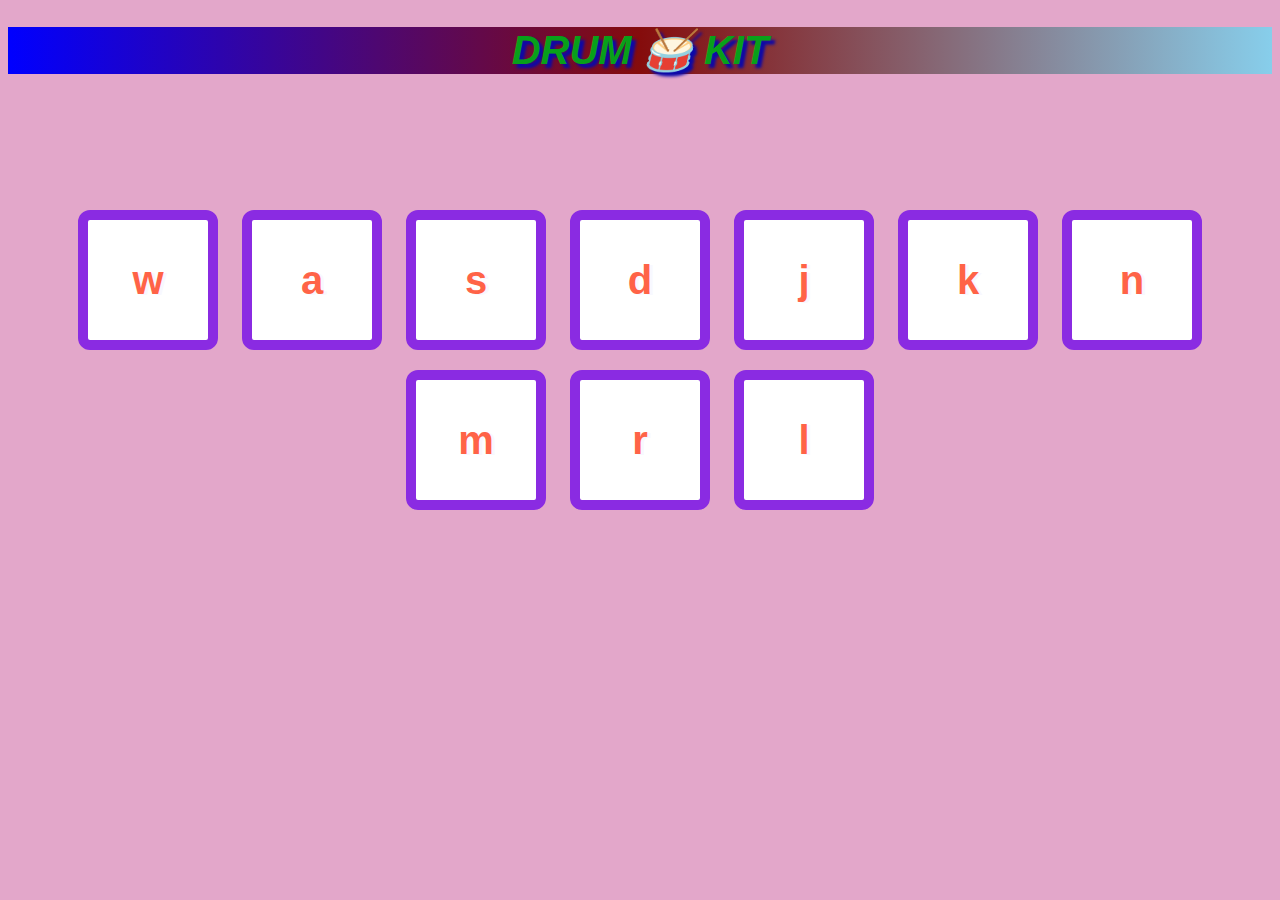
<file: DRUM/index.html>
<!DOCTYPE html>
<html lang="en">
<head>
    <meta charset="UTF-8">
    <meta name="viewport" content="width=device-width, initial-scale=1.0">
    <link rel="stylesheet" href="drum.css">
    <title>Drum</title>
</head>
<body>
    <h1 id="title">DRUM 🥁 KIT</h1>
    <div class="set">
        <button class="w drum">w</button>
        <button class="a drum">a</button>
        <button class="s drum">s</button>
        <button class="d drum">d</button>
        <button class="j drum">j</button>
        <button class="k drum">k</button>
        <button class="n drum">n</button>
        <button class="m drum">m</button>
        <button class="r drum">r</button>
        <button class="l drum">l</button>
        
        <script src="drum.js"></script>
    </div>
</body>
</html>
</file>
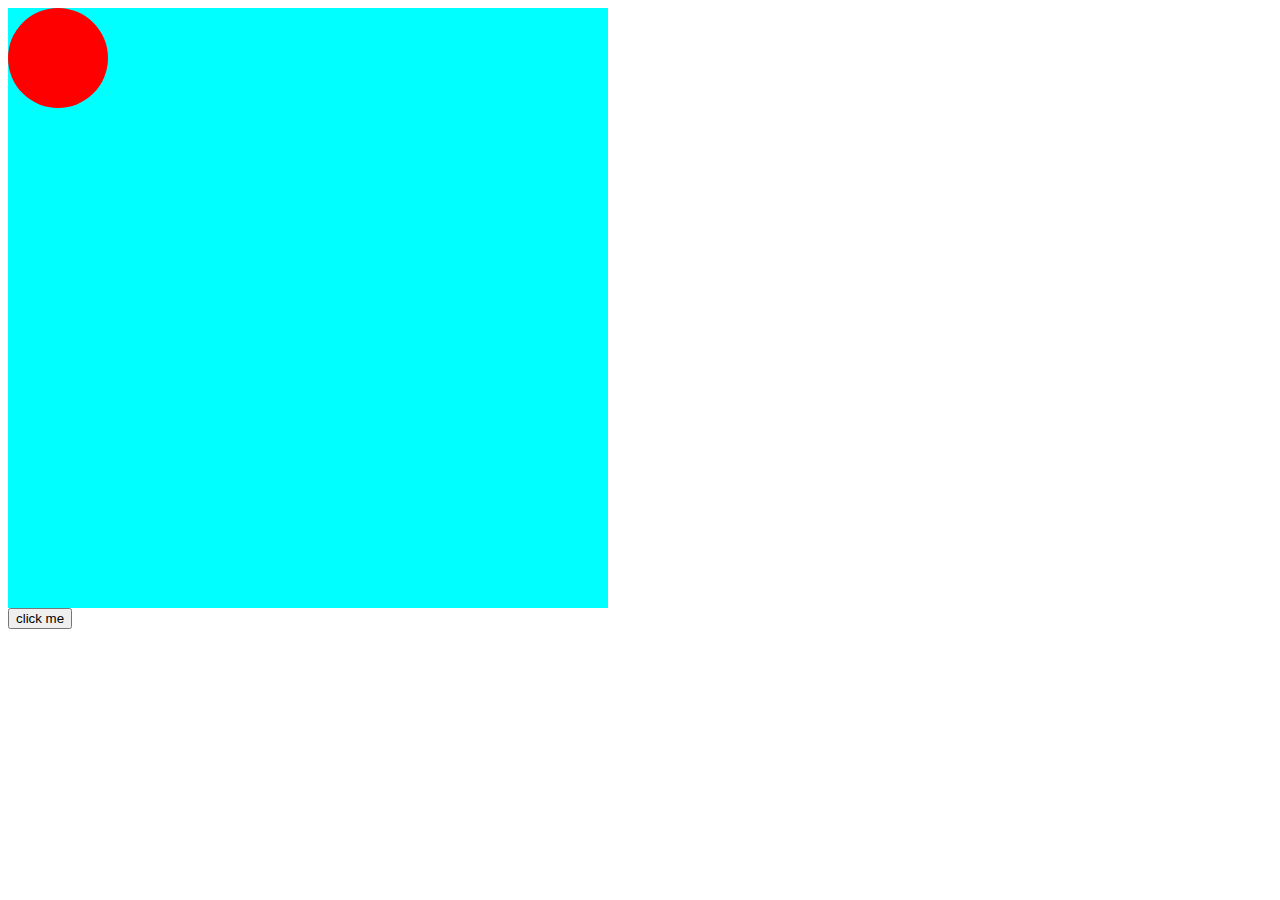
<file: dom_animation/animation.html>
<!DOCTYPE html>
<html lang="en">
<head>
    <meta charset="UTF-8">
    <meta name="viewport" content="width=device-width, initial-scale=1.0">
    <title>animation</title>
    <style>
#container{
width: 600px;
height: 600px;
background-color: aqua;
position: relative;


}
#animate{
    width: 100px;
    border-radius: 50px;
    height: 100px;
    background-color: red;
    position: absolute;
    background-position-x: left;
}
    </style>
</head>
<body>
    <div id="container">
        <div id="animate"></div>
    </div>
    <button type="button" onclick="move()">click me</button>

    <script>
        function move(){
            const element=document.getElementById("animate")
            let pos=0;
            id=setInterval(frame,2)
            function frame(){
                if(pos==500){
                }
                else{
                    pos++;
                    element.style.top  = pos+ "px"
                   element.style.left  = pos+ "px"
                }

            } 
        }
    </script>
    
</body>
</html>
</file>
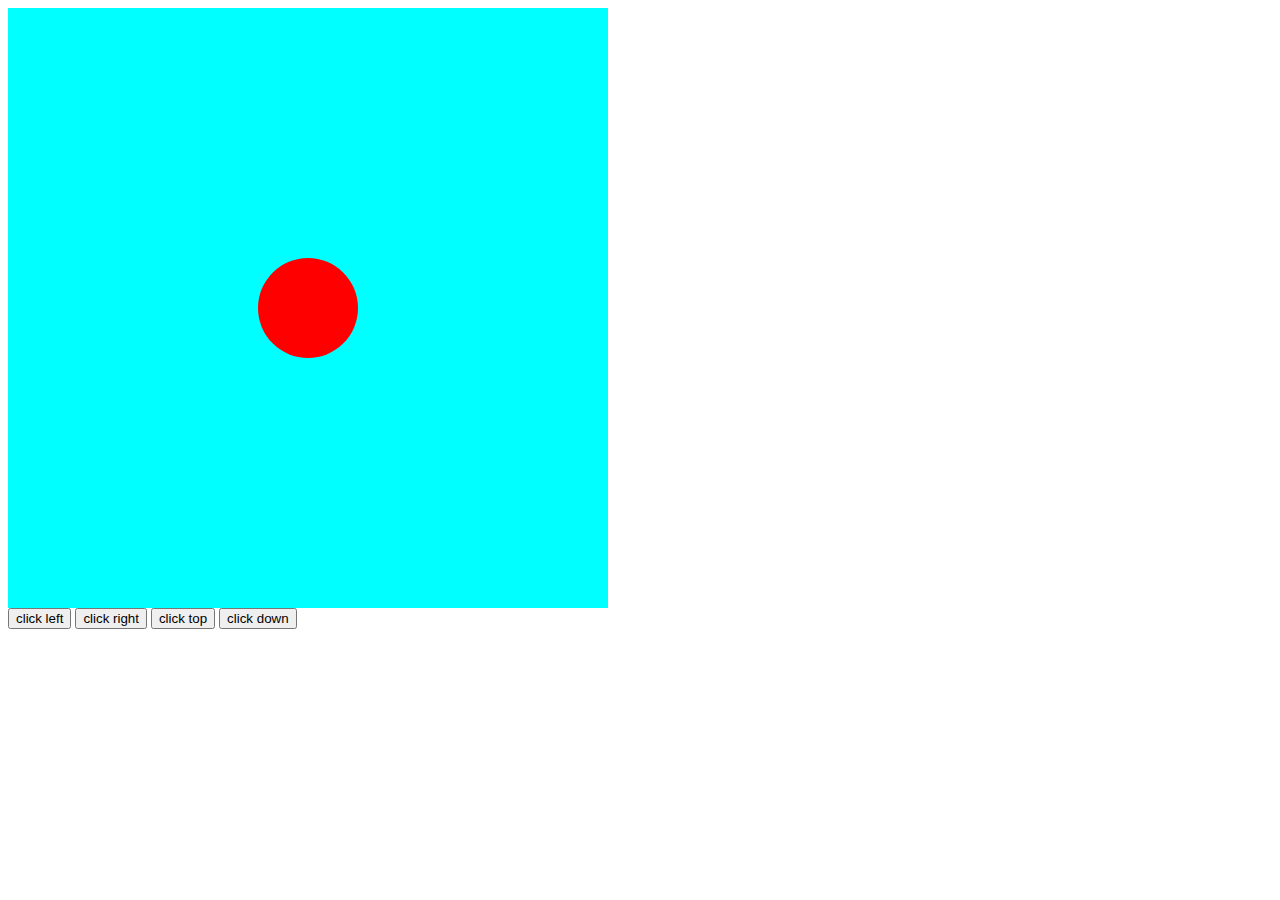
<file: dom_animation/animation2.html>
<!DOCTYPE html>
<html lang="en">
  <head>
    <meta charset="UTF-8" />
    <meta name="viewport" content="width=device-width, initial-scale=1.0" />
    <title>Document</title>

    <style>
      #container {
        width: 600px;
        height: 600px;
        background-color: aqua;
        position: relative;
      }
      #animate {
        width: 100px;
        border-radius: 50px;
        height: 100px;
        background-color: red;
        position: absolute;
        top: 250px;
        left: 250px;
        
        /* background-position-x: left; */
      }
    </style>
  </head>
  <body>
    <div id="container">
      <div id="animate"></div>
    </div>
    <button type="button" onclick="moveleft()">click left</button>
    <button type="button" onclick="moveright()">click right</button>
    <button type="button" onclick="movetop()">click top</button>
    <button type="button" onclick="movedown()">click down</button>
    

    <script>

let posleft=250
let posright=250
let postop=250
let posdown=250

      function moveleft() {
        const element = document.getElementById("animate");
        posleft=posright;
        id = setInterval(frame, 5);
        function frame() {
            if (posleft == 0) {
            
            } else {
                posleft--;
                
                element.style.left = posleft + "px";
            }
        }
    }
    function moveright() {
        const element = document.getElementById("animate");
        posright=posleft;    
        id = setInterval(frame, 5);
        function frame() {
            if (posright == 500) {
            } else {
                posright++;
                element.style.left = posright + "px";
        
            }
        }
    }
    function movetop() {
        const element = document.getElementById("animate");
        postop=posdown
        id = setInterval(frame, 5);
        function frame() {
            if (postop ==0) {
        
            } else {
                postop--;
                element.style.top = postop + "px";
            }
        }
    }
    function movedown() {
        const element = document.getElementById("animate");
        posdown=postop

        id = setInterval(frame, 5);
        function frame() {
          if (posdown == 500) {
        
          } else {
            posdown++;
            element.style.top = posdown + "px";
          }
        }
      }
    </script>
  </body>
</html>
</file>
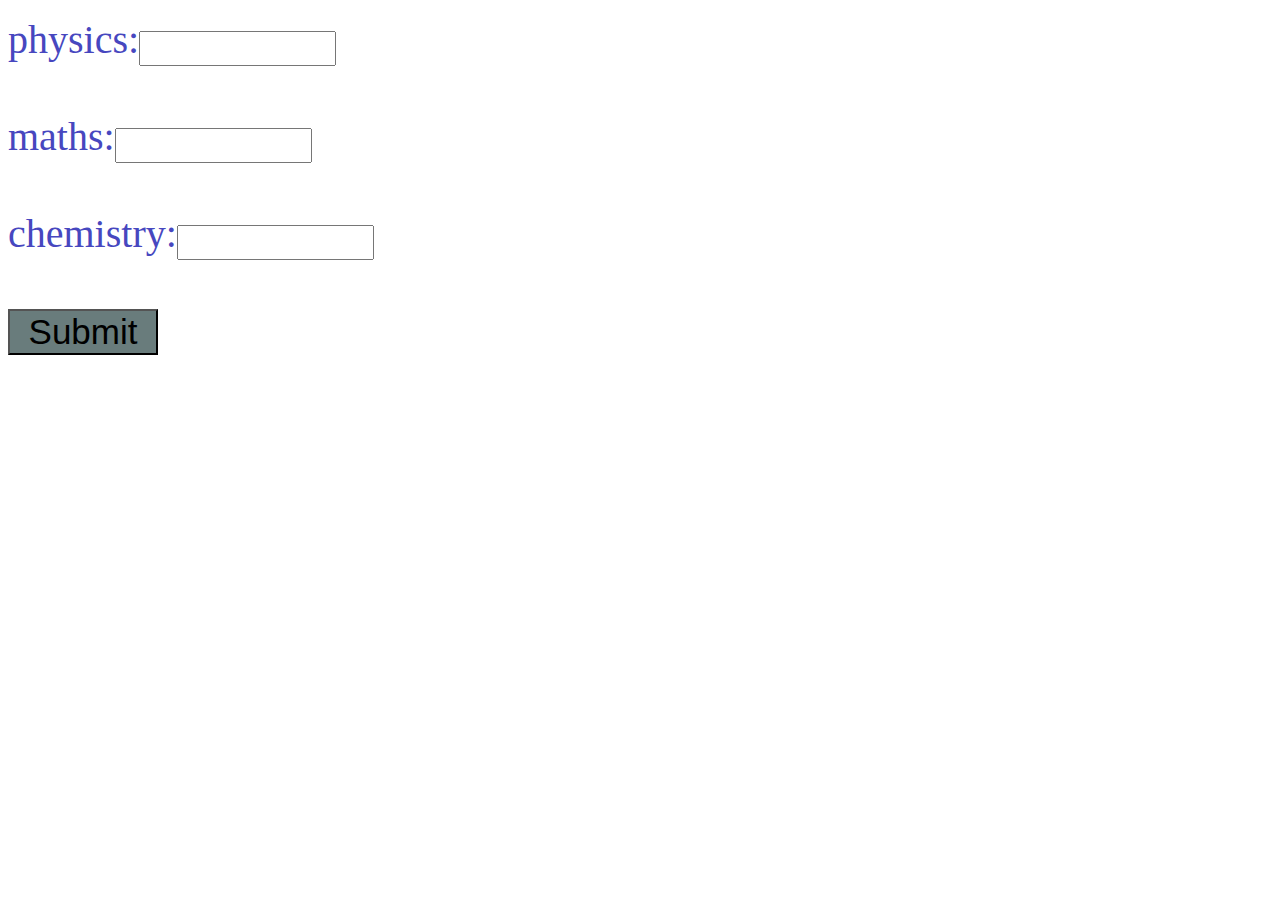
<file: medal/p.html>
<!DOCTYPE html>
<html lang="en">
<head>
    <meta charset="UTF-8">
    <meta name="viewport" content="width=device-width, initial-scale=1.0">
    <title>Document</title>
</head>
<body>
    <p id="demo"></p>
    <form  name="myform"  action=" "   onsubmit="return per()"  style="width: 500px;   font-size: 40px;  color: rgb(71, 71, 191);" method="post">
    physics:<input type="text"   name="physics"  style="padding: 8px;  text-align: center;"><br><br>
    maths:<input type="text"  name="maths"  style="padding: 8px;  text-align: center;"><br><br>
    chemistry:<input type="text"  name="chemistry"  style="padding: 8px;  text-align: center;"><br><br>
    <input type="submit" value="Submit"  style="width: 150px; font-size: 35px; background-color: rgb(105, 124, 124);">
    </form>
    <script src="p.js"></script>

    
</body>
</html>
</file>
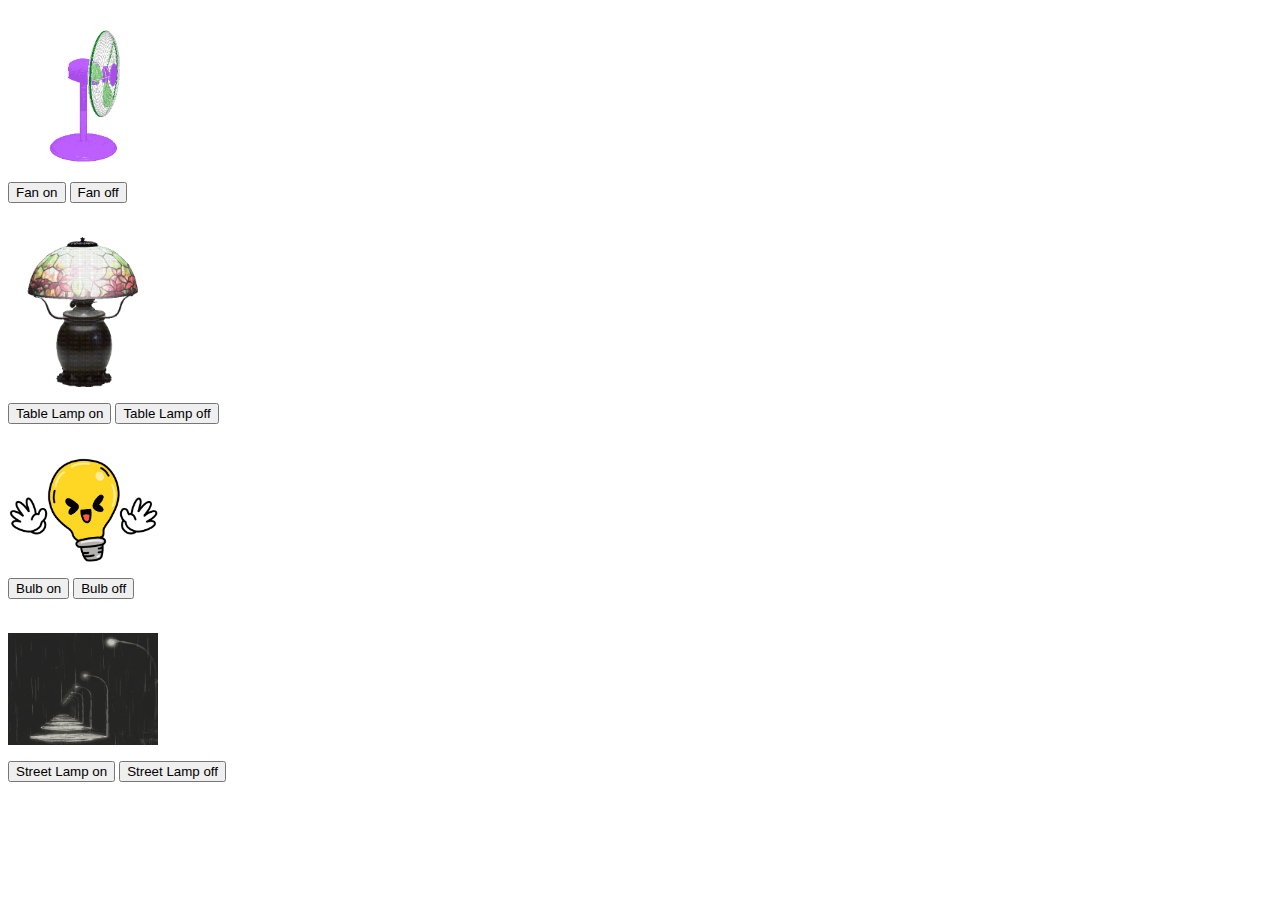
<file: project_js/form.html>
<!DOCTYPE html>
<html lang="en">
<head>
    <meta charset="UTF-8">
    <meta name="viewport" content="width=device-width, initial-scale=1.0">
    <title>Document</title>






</head>
<body>  
        <p id="id1"><img src="fanoff.gif" alt="" style="width: 150px; display:list-item; "></p>
        <button type="button"  onclick="fan_on()" >Fan on</button>
        <button type="button" onclick="fan_off()">Fan off</button>
        <br>
    <br>
    <p id="id2"><img src="table_lamp _off.gif" alt="" style="width: 150px; display: flex;" > </p>
    <button  type="button"  onclick="table_lamp_on()" >Table Lamp on</button>
    <button type="button"  onclick="table_lamp_off()">Table  Lamp off</button>
    <br>
    <br>
    <p id="id3"><img src="bulboff.gif" alt=""  style="width: 150px; display: flex;" ></p>
    <button  type="button"  onclick="bulb_on()" >Bulb on</button>
    <button type="button"  onclick="bulb_off()">Bulb off</button>
    <br>
    <br>
    <p id="id4"><img src="street_offgif.gif" alt="" style="width: 150px; display: flex;"></p>
    <button  type="button"  onclick="street_lamp_on()" >Street Lamp on</button>
    <button type="button"  onclick="street_lamp_off()">Street Lamp off</button>

<script>

    function fan_on(){
        document.getElementById("id1").innerHTML=' <img src="fan.gif" alt=""><iframe  id="id1" width="300" height="200" src="https://www.youtube.com/embed/LmYSxROkN3I" autoplay></iframe>'
    }
    function fan_off(){
        document.getElementById("id1").innerHTML='<img src="fanoff.gif" alt="">'
    }
    





   function table_lamp_on(){
        document.getElementById("id1").innerHTML='<img src="table_lamp.gif" alt=""><iframe width="300" height="200" src="https://www.youtube.com/embed/IgbMkOfIWIQ"  autoplay></iframe> '    
    }
    function table_lamp_off(){
        document.getElementById("id1").innerHTML=' <img src="table_lamp _off.gif" alt="">'
    }
    function bulb_on(){
        document.getElementById("id1").innerHTML='<img src="bulbon.gif" alt=""><iframe width="300" height="200" src="https://www.youtube.com/embed/TPc7Dspn1_8" ></iframe>'    
    }
    function bulb_off(){
        document.getElementById("id1").innerHTML='<img src="bulboff.gif" alt="">'
    }
    function street_lamp_on(){
        document.getElementById("id1").innerHTML='<img src="street_ongif.gif" alt=""><iframe width="300" height="200" src="https://www.youtube.com/embed/5w-XfF5qydI" ></iframe>'   
    }
    function street_lamp_off(){
        document.getElementById("id1").innerHTML='<img src="street_offgif.gif" alt="">'
    }

    </script>
</body>
</html>
</file>
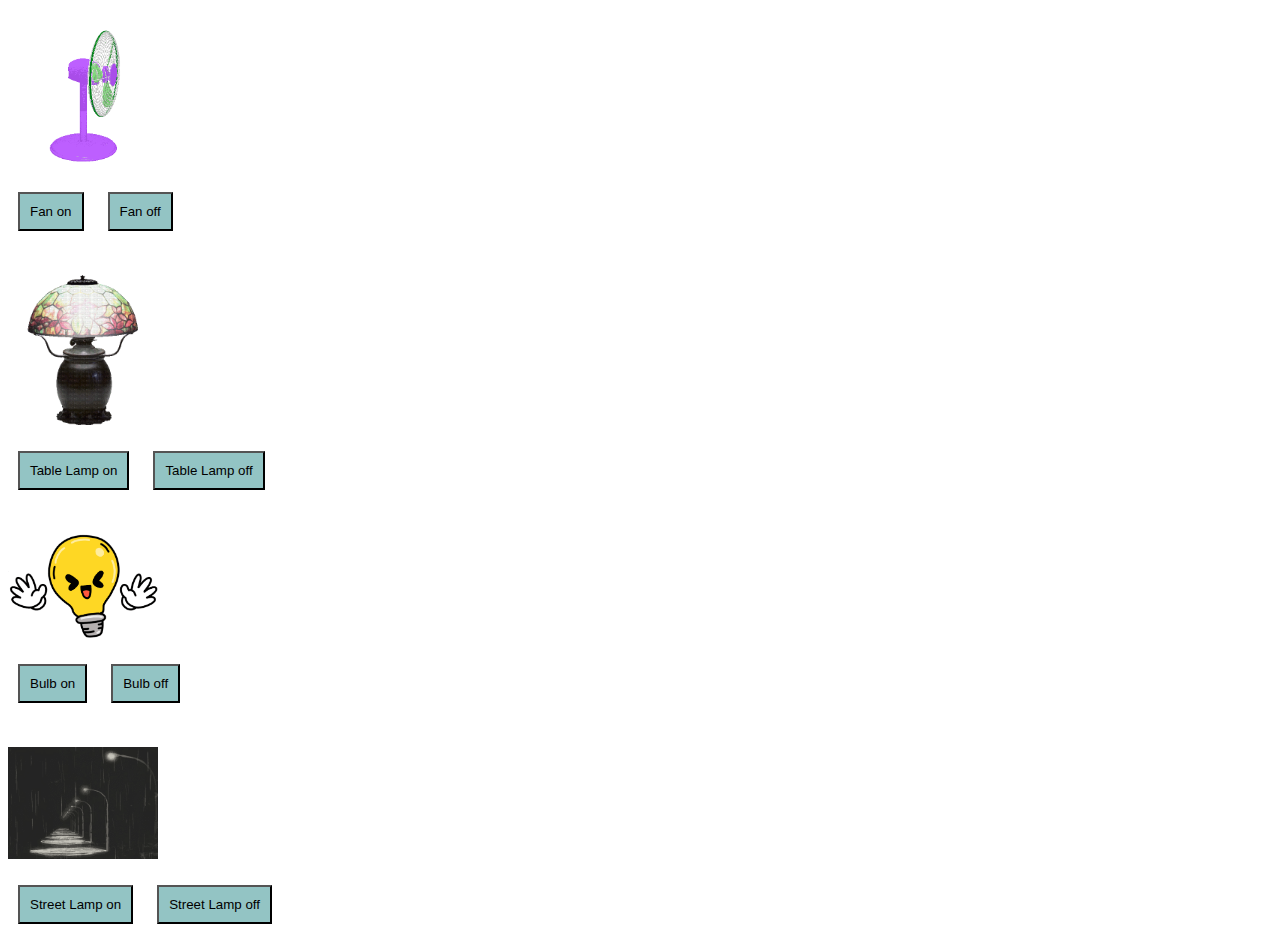
<file: project_js/form2.html>
<!DOCTYPE html>
<html lang="en">
<head>
    <meta charset="UTF-8">
    <meta name="viewport" content="width=device-width, initial-scale=1.0">
    <title>Document</title>
    <style>
        button{
            padding: 10px;
            margin: 10px;
            background-color: rgb(147, 196, 196);
            
            
        }
        img{
            display: grid;
        }
    
    </style>
</head>
<body>


    
    
    <p id="id1"><img src="fanoff.gif" alt="" style="width: 150px; display:list-item; "></p>
    <button type="button"  onclick="fan_on()" >Fan on</button>
    <button type="button" onclick="fan_off()">Fan off</button>
    
    <br>
    <br>
    <p id="id2"><img src="table_lamp _off.gif" alt="" style="width: 150px; display: flex;" > </p>
    <button  type="button"  onclick="table_lamp_on()" >Table Lamp on</button>
    <button type="button"  onclick="table_lamp_off()">Table Lamp off</button>
    
    <br>
    <br>
    <p id="id3"><img src="bulboff.gif" alt=""  style="width: 150px; display: flex;" ></p>
    <button  type="button"  onclick="bulb_on()" >Bulb on</button>
    <button type="button"  onclick="bulb_off()">Bulb off</button>
    <br>
    <br>
    <p id="id4"><img src="street_offgif.gif" alt="" style="width: 150px; display: flex;"></p>
    <button  type="button"  onclick="street_lamp_on()" >Street Lamp on</button>
    <button type="button"  onclick="street_lamp_off()">Street Lamp off</button>

<script>

    function fan_on(){
        document.getElementById("id1").innerHTML='<img src="fan.gif" alt="">'
    }
    function fan_off(){
        document.getElementById("id1").innerHTML='<img src="fanoff.gif" alt="">'
    }
    function table_lamp_on(){
        document.getElementById("id2").innerHTML='<img src="table_lamp.gif" alt="">'  
    }
    function table_lamp_off(){
        document.getElementById("id2").innerHTML='<img src="table_lamp _off.gif" alt="">'
    }
    function bulb_on(){
        document.getElementById("id3").innerHTML='<img src="bulbon.gif" alt="">'   
    }
    function bulb_off(){
        document.getElementById("id3").innerHTML='<img src="bulboff.gif" alt="">'
    }
    function street_lamp_on(){
        document.getElementById("id4").innerHTML='<img src="street_ongif.gif" alt="">'   
    }
    function street_lamp_off(){
        document.getElementById("id4").innerHTML='<img src="street_offgif.gif" alt="">'
    }

    </script>
</body>
</html>
</file>
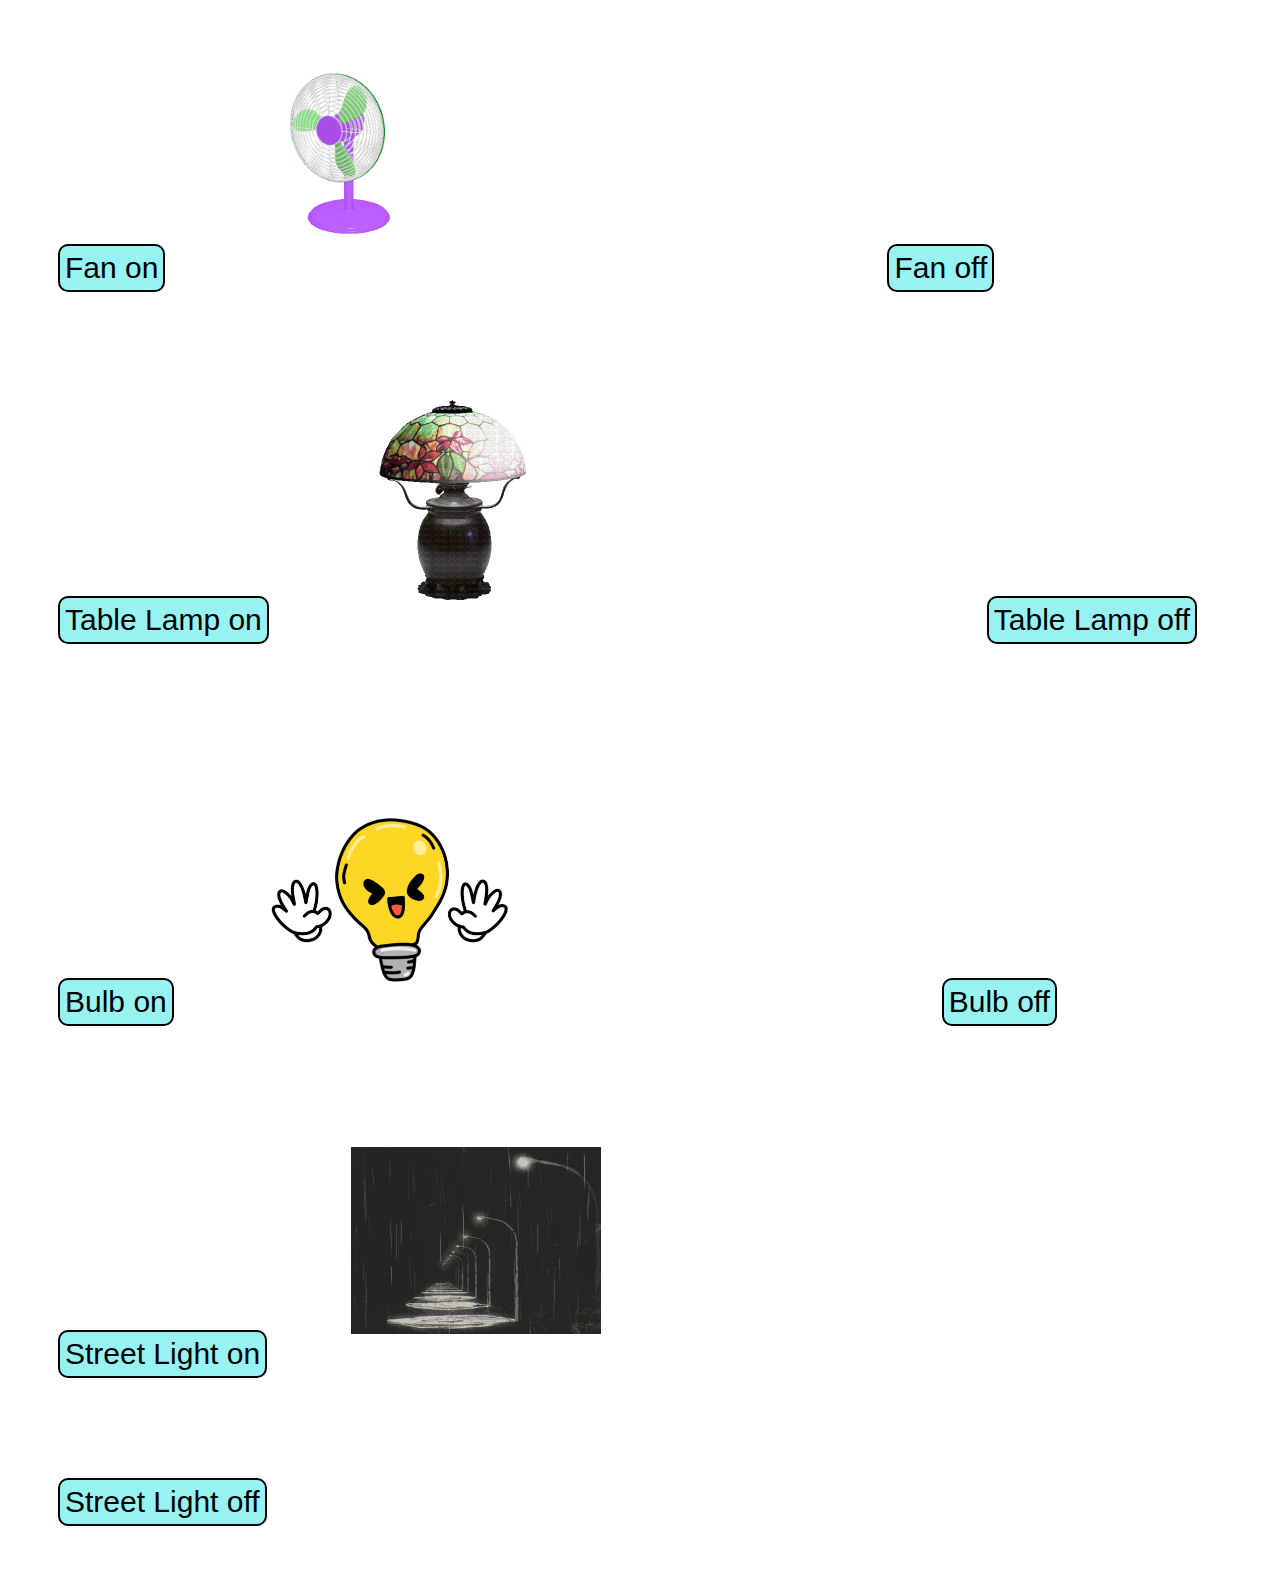
<file: project_js/project.html>
<!DOCTYPE html>
<html lang="en">
<head>
    <meta charset="UTF-8">
    <meta name="viewport" content="width=device-width, initial-scale=1.0">
    <title>Document</title>


    <style>

        div{
            border:2px solid black;
        }
        iframe{
        box-sizing: border-box;
        margin: 50px;
        padding: 20px;
        margin: 50px;
        }
        button{
            font-size: 30px;
            margin: 50px;
            border-radius: 10px;
            padding: 5px;
            text-align: center;
            background-color: rgb(151, 242, 242);
            border: 2px solid black;
        }
        img{
            padding: 30px;
        }




    </style>
</head>
<body>
    

        
        <button  onclick="document.getElementById('id1').src='fan.gif' "> Fan on </button>
        <img  id="id1" src="fan.gif" alt=""  style="width: 200px;"> <iframe  id="id1" width="250" height="170" src="https://www.youtube.com/embed/LmYSxROkN3I" title="2020 Fan Collection!" frameborder="0" allow="accelerometer; autoplay; clipboard-write; encrypted-media; gyroscope; picture-in-picture; web-share" referrerpolicy="strict-origin-when-cross-origin" allowfullscreen></iframe>
        <button  onclick="document.getElementById('id1').src='fanoff.gif' " >Fan  off</button>
        <br>
        <br>
        <button  onclick="document.getElementById('id2').src='table_lamp.gif' " >Table Lamp on </button>
        <img id="id2" src="table_lamp.gif" alt="" style="width: 200px;"><iframe width="250" height="170" src="https://www.youtube.com/embed/IgbMkOfIWIQ" title="DIY Table Lamp Idea/ Easy Table Lamp making Idea/ How To Make Table Lamp At Home/" frameborder="0" allow="accelerometer; autoplay; clipboard-write; encrypted-media; gyroscope; picture-in-picture; web-share" referrerpolicy="strict-origin-when-cross-origin" allowfullscreen></iframe>
        <button  onclick="document.getElementById('id2').src='table_lamp _off.gif' " >Table Lamp  off</button>
        <br>
        <br>
        <button  onclick="document.getElementById('id3').src='bulbon.gif' " >Bulb on </button>
        <img id="id3" src="bulbon.gif" alt="" style="width: 250px;"><iframe width="250" height="200" src="https://www.youtube.com/embed/TPc7Dspn1_8" title="How Light Bulbs Are Made" frameborder="0" allow="accelerometer; autoplay; clipboard-write; encrypted-media; gyroscope; picture-in-picture; web-share" referrerpolicy="strict-origin-when-cross-origin" allowfullscreen></iframe>
        <button  onclick="document.getElementById('id3').src='bulboff.gif' " >Bulb off</button>
        <br>
        <br>
        <button  onclick="document.getElementById('id4').src='street_ongif.gif' " >Street  Light on </button>
        <img  id="id4" src="street_ongif.gif" alt="" style="width: 250px;"><iframe width="250" height="170" src="https://www.youtube.com/embed/5w-XfF5qydI" title="NIGHT PHOTOGRAPHY | Street Lamps &amp; Alleyways" frameborder="0" allow="accelerometer; autoplay; clipboard-write; encrypted-media; gyroscope; picture-in-picture; web-share" referrerpolicy="strict-origin-when-cross-origin" allowfullscreen></iframe>
        <button  onclick="document.getElementById('id4').src='street_offgif.gif' " >Street Light off</button>

        
        
        
    </body>
    </html>
</file>
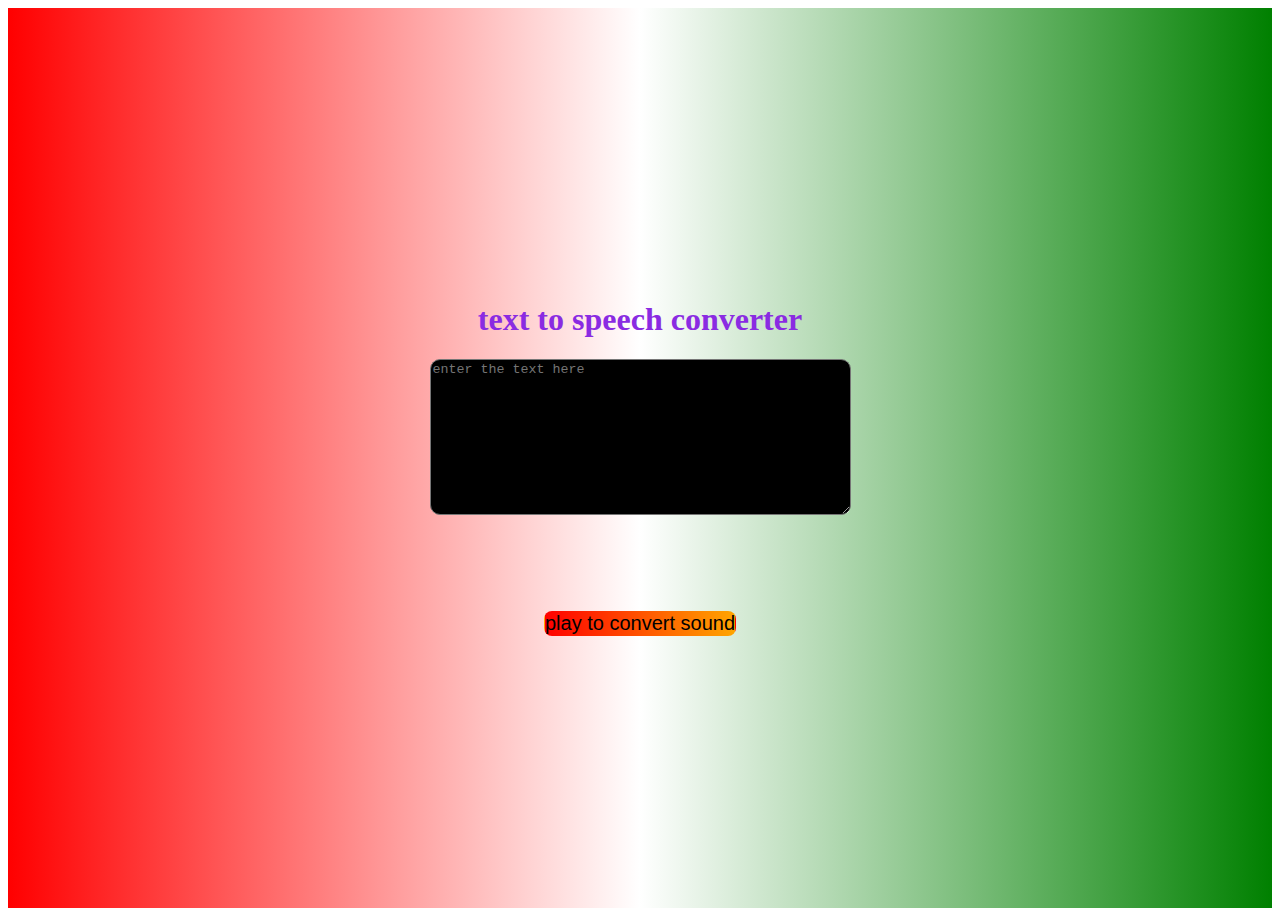
<file: text_to_voice/voice.html>
<!DOCTYPE html>
<html lang="en">
<head>
    <meta charset="UTF-8">
    <meta name="viewport" content="width=device-width, initial-scale=1.0">
    <title>Document</title>
    <link rel="stylesheet" href="voice.css">
</head>
<body>
    <div class="container">
        <div class="app">
            <div class="heading">
                <h1>text to speech converter</h1>
            </div>
            <div class="int_container">
                <textarea  placeholder="enter the text here" cols="50" rows="10" id="text_area"></textarea>
                <p class="error"></p>
                <p class="Pbtn"></p>
                <p class="sbtn"></p>
                <button id="bts">
                    play to convert sound
                </button>
            </div>
        </div>
    </div>
    <script src="voice.js"></script>
    
    
</body>
</html>
</file>
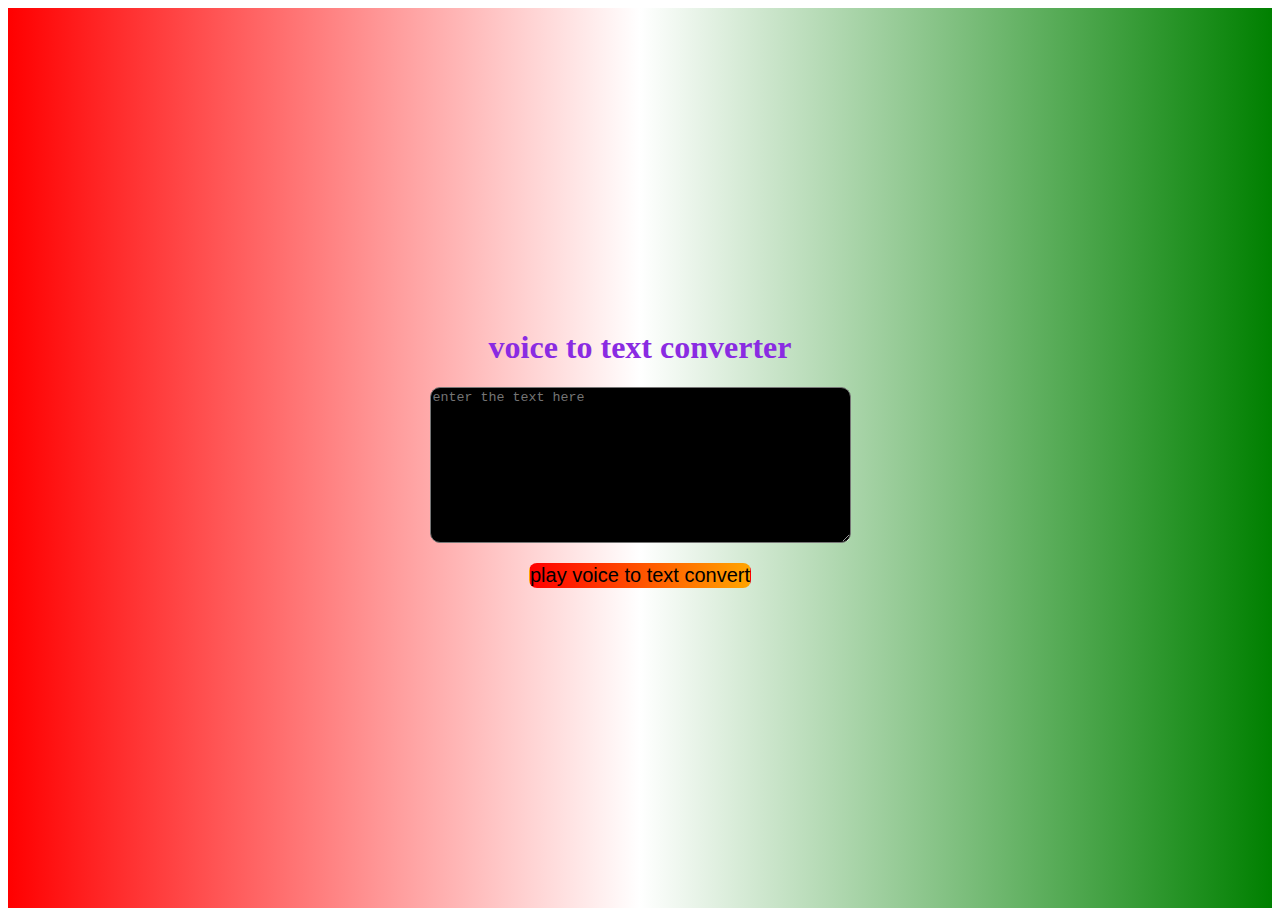
<file: voice_text/voice.html>
<!DOCTYPE html>
<html lang="en">
<head>
    <meta charset="UTF-8">
    <meta name="viewport" content="width=device-width, initial-scale=1.0">
    <title>Document</title>
    <link rel="stylesheet" href="voice.css">
</head>
<body>
    <div class="container">
        <div class="app">
            <div class="heading">
                <h1>voice to text converter</h1>
            </div>
            <div class="int_container">
                <textarea  placeholder="enter the text here" cols="50" rows="10" id="convert_text"></textarea>
                <button id="click_to_convert">
                    play voice to text convert
                </button>
            </div>
        </div>
    </div>
    <script src="voice.js"></script>
    
</body>
</html>
</file>
<file: DRUM/drum.css>
body{
    text-align: center;
    background-color: rgb(227, 167, 202);
    background-image:url("https://i.pinimg.com/originals/c6/c1/1d/c6c11d8ba0b9f26caf0a6a8ee3a3e78e.gif") ;

}
 h1{
    text-align: center;
    font-size: 40px;
    font-style: oblique;
    font-family: 'Franklin Gothic Medium', 'Arial Narrow', Arial, sans-serif;
    color: rgb(8, 160, 26);
    text-shadow: 4px 4px 3px rgb(11, 9, 170);
background-image: linear-gradient(to right,blue,rgb(133, 12, 12),skyblue);} 
    
 /* .drum{
    margin: 30px;
    font-size: 40px;
    padding: 70px;
    border-radius: 8px;
    border: 2px solid black;
    text-shadow: 2px 2px 2px blue;
    box-shadow: 3px 3px 3px rgb(238, 84, 13); */
 /* } */
 .pressed{
    box-shadow: 4px 4px 4px  red;
    opacity: 0.5px;
}  



/* body{
    text-align: center;
    background-image: url("Image/stage.jpg");
    background-repeat: no-repeat;
    background-attachment: fixed;
    background-position: center;
    background-size: cover; */
/* }
h1{
    font-size: 5rem;
    color: azure;
    font-family: cursive;
    text-shadow: 3px 1px red;
} */
.set{
    margin: 10% auto;
}

.drum{
    outline: none;
    border: 10px solid blueviolet;
    font-size: 40px;
    font-family: 'Franklin Gothic Medium', 'Arial Narrow', Arial, sans-serif;
    line-height: 1.5;
    font-weight: 900;
    color: tomato;
    text-shadow: 3px 1px ghostwhite;
    border-radius: 12px;
    display: inline-block;
    width: 140px;
    height: 140px;
    text-align: center;
    margin: 10px;
    background-color: white;
}

.pressed{
    box-shadow: 1px 3px 4px 0 gainsboro;
    opacity: 0.5;
}
</file>
<file: text_to_voice/voice.css>
.container{
    height: 100vh;
    width: 100%;
    background-image:linear-gradient(to right, red,white,green) ;
    align-items:center;
    justify-content: center;
    display: flex;
}
.app{
    display: flex;
    flex-direction: column;
    align-items: center;
    text-align: center;
    justify-content: center;
    color: blueviolet;
}
.heading{
    padding: 0 lrem;
}
.int_container{
    display: flex;
    flex-direction: column;
    align-items: center;
    justify-content: center;
    text-align: center;
    padding: 0 lrem;
}
#text_area{
    padding: 0.5lrem;
    margin: 2 rem 0;
    background-color:black ;
    border: 1 px solid whitesmoke;
    border-radius: 10px;
    color: white;
}
#text_area:focus-visible{
    outline: none;
}
.error{
    color: red;
}
#bts{
    padding: 0.0rem;
    font-size: 20px;
    background-image: linear-gradient(90deg,red,orange);
    border: 1px solid transparent;
    border-radius:8px ;
    color: black;
    cursor: pointer;
    transition: all 0.25s;
}
#bts:hover{
    padding: 1rem;
}
</file>
<file: voice_text/voice.css>
.container{
    height: 100vh;
    width: 100%;
    background-image:linear-gradient(to right, red,white,green) ;
    align-items:center;
    justify-content: center;
    display: flex;
}
.app{
    display: flex;
    flex-direction: column;
    align-items: center;
    text-align: center;
    justify-content: center;
    color: blueviolet;
}
.heading{
    padding: 0 lrem;
}
.int_container{
    display: flex;
    flex-direction: column;
    align-items: center;
    justify-content: center;
    text-align: center;
    padding: 0 lrem;
}
#convert_text{
    padding: 0.5lrem;
    margin: 2 rem 0;
    background-color:black ;
    border: 1 px solid whitesmoke;
    border-radius: 10px;
    color: white;
}
#convert_text:focus-visible{
    outline: none;
}
.error{
    color: red;
}
#click_to_convert{
    padding: 0.0rem;
    margin: 20px;
    font-size: 20px;
    background-image: linear-gradient(90deg,red,orange);
    border: 1px solid transparent;
    border-radius:8px ;
    color: black;
    cursor: pointer;
    transition: all 0.25s;
}
#click_to_convert:hover{
    padding: 1rem;
}
</file>
